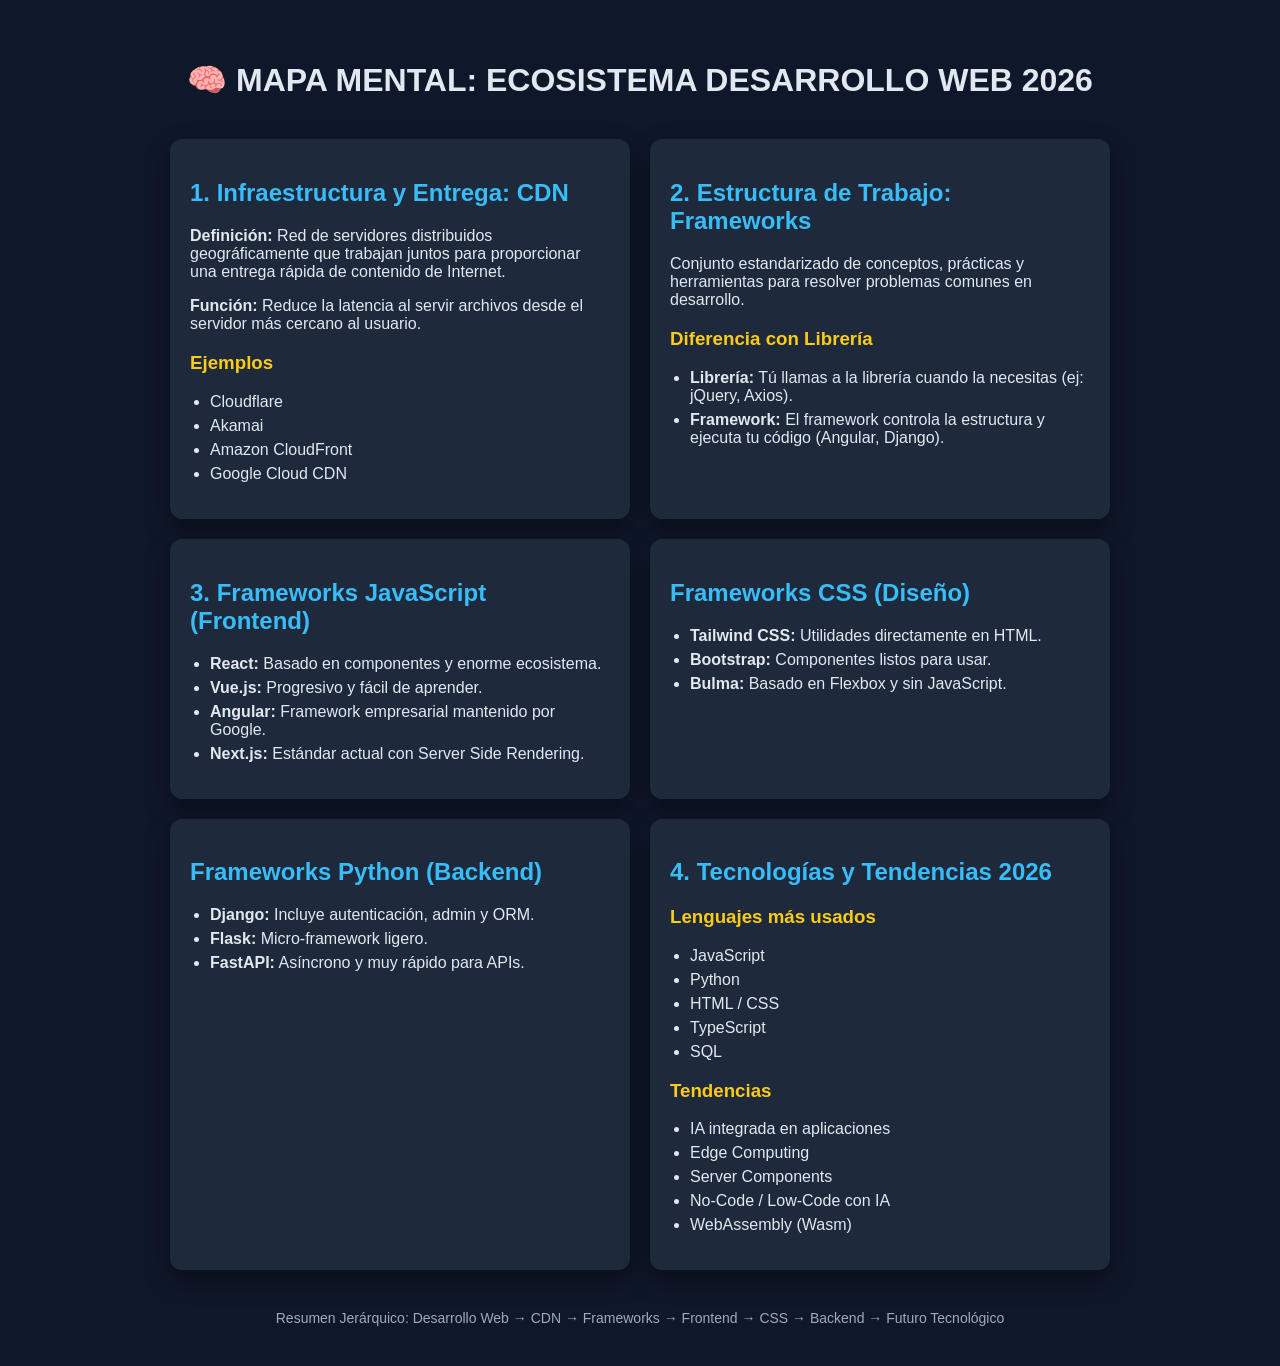
<file: mapa_mental_desarrollo_web_2026_Jerson Martinez Z.html>
<!DOCTYPE html>
<html lang="es">
<head>
<meta charset="UTF-8">
<meta name="viewport" content="width=device-width, initial-scale=1.0">
<title>Mapa Mental - Ecosistema Desarrollo Web 2026</title>
<style>
body{
    font-family: Arial, Helvetica, sans-serif;
    background:#0f172a;
    color:#e2e8f0;
    margin:0;
    padding:40px;
}
h1{
    text-align:center;
    margin-bottom:40px;
}
.container{
    display:flex;
    flex-wrap:wrap;
    justify-content:center;
    gap:20px;
}
.card{
    background:#1e293b;
    border-radius:12px;
    padding:20px;
    width:420px;
    box-shadow:0 10px 25px rgba(0,0,0,0.4);
}
.card h2{
    color:#38bdf8;
}
.card h3{
    color:#facc15;
}
ul{
    padding-left:20px;
}
li{
    margin:6px 0;
}
.footer{
    margin-top:40px;
    text-align:center;
    font-size:14px;
    opacity:0.7;
}
</style>
</head>

<body>

<h1>🧠 MAPA MENTAL: ECOSISTEMA DESARROLLO WEB 2026</h1>

<div class="container">

<div class="card">
<h2>1. Infraestructura y Entrega: CDN</h2>
<p><b>Definición:</b> Red de servidores distribuidos geográficamente que trabajan juntos para proporcionar una entrega rápida de contenido de Internet.</p>
<p><b>Función:</b> Reduce la latencia al servir archivos desde el servidor más cercano al usuario.</p>
<h3>Ejemplos</h3>
<ul>
<li>Cloudflare</li>
<li>Akamai</li>
<li>Amazon CloudFront</li>
<li>Google Cloud CDN</li>
</ul>
</div>

<div class="card">
<h2>2. Estructura de Trabajo: Frameworks</h2>
<p>Conjunto estandarizado de conceptos, prácticas y herramientas para resolver problemas comunes en desarrollo.</p>

<h3>Diferencia con Librería</h3>
<ul>
<li><b>Librería:</b> Tú llamas a la librería cuando la necesitas (ej: jQuery, Axios).</li>
<li><b>Framework:</b> El framework controla la estructura y ejecuta tu código (Angular, Django).</li>
</ul>
</div>

<div class="card">
<h2>3. Frameworks JavaScript (Frontend)</h2>
<ul>
<li><b>React:</b> Basado en componentes y enorme ecosistema.</li>
<li><b>Vue.js:</b> Progresivo y fácil de aprender.</li>
<li><b>Angular:</b> Framework empresarial mantenido por Google.</li>
<li><b>Next.js:</b> Estándar actual con Server Side Rendering.</li>
</ul>
</div>

<div class="card">
<h2>Frameworks CSS (Diseño)</h2>
<ul>
<li><b>Tailwind CSS:</b> Utilidades directamente en HTML.</li>
<li><b>Bootstrap:</b> Componentes listos para usar.</li>
<li><b>Bulma:</b> Basado en Flexbox y sin JavaScript.</li>
</ul>
</div>

<div class="card">
<h2>Frameworks Python (Backend)</h2>
<ul>
<li><b>Django:</b> Incluye autenticación, admin y ORM.</li>
<li><b>Flask:</b> Micro-framework ligero.</li>
<li><b>FastAPI:</b> Asíncrono y muy rápido para APIs.</li>
</ul>
</div>

<div class="card">
<h2>4. Tecnologías y Tendencias 2026</h2>

<h3>Lenguajes más usados</h3>
<ul>
<li>JavaScript</li>
<li>Python</li>
<li>HTML / CSS</li>
<li>TypeScript</li>
<li>SQL</li>
</ul>

<h3>Tendencias</h3>
<ul>
<li>IA integrada en aplicaciones</li>
<li>Edge Computing</li>
<li>Server Components</li>
<li>No-Code / Low-Code con IA</li>
<li>WebAssembly (Wasm)</li>
</ul>
</div>

</div>

<div class="footer">
Resumen Jerárquico: Desarrollo Web → CDN → Frameworks → Frontend → CSS → Backend → Futuro Tecnológico
</div>

</body>
</html>
</file>
